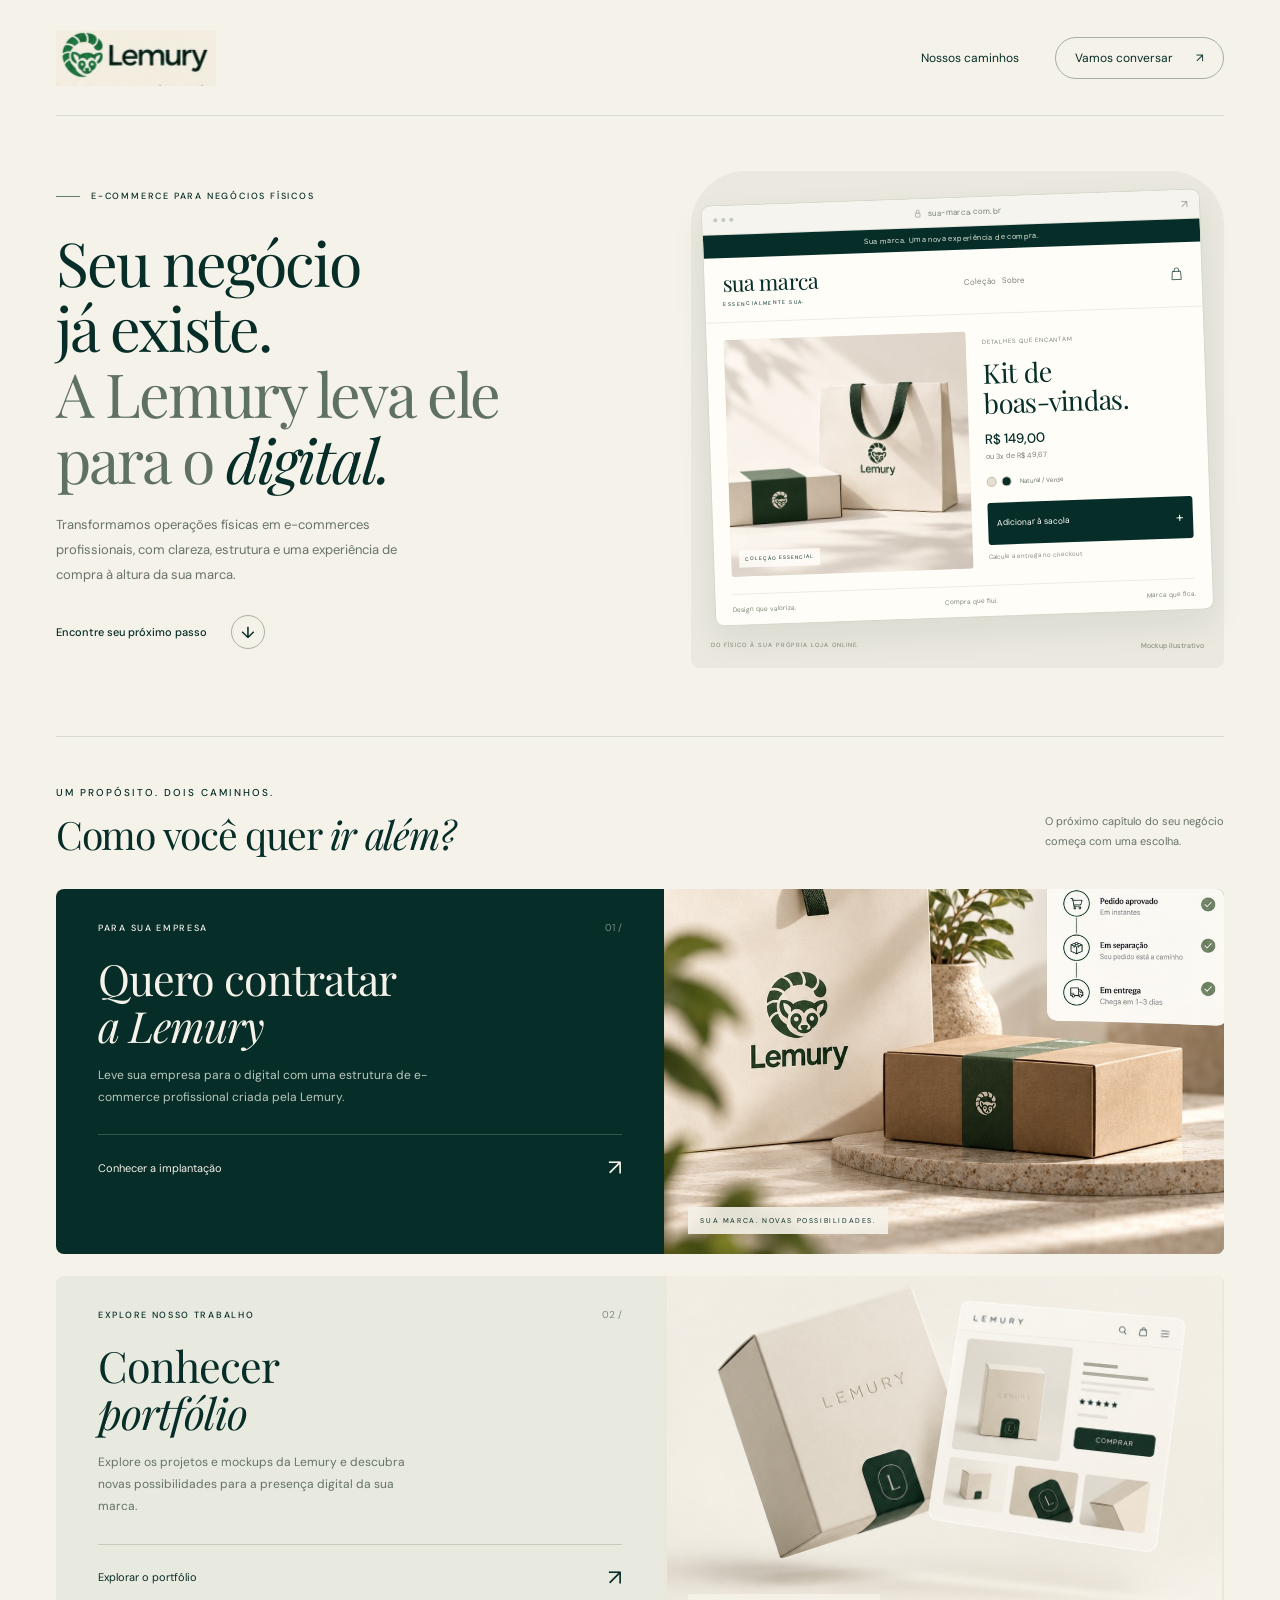
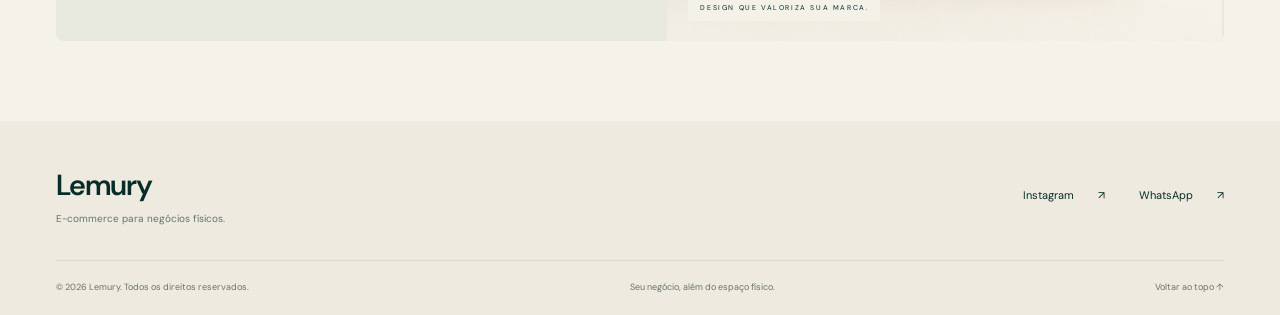
<file: index.html>
<!doctype html><html lang="pt-BR"><head><meta charset="UTF-8"><meta name="viewport" content="width=device-width, initial-scale=1"><meta name="theme-color" content="#062D27"><title>Lemury — Seu próximo capítulo no digital</title><meta name="description" content="Seu negócio já existe. A Lemury leva ele para o digital. Criação de e-commerces profissionais. Conheça as possibilidades para sua marca e explore nosso portfólio."><link rel="preconnect" href="https://fonts.googleapis.com"><link rel="preconnect" href="https://fonts.gstatic.com" crossorigin><link href="https://fonts.googleapis.com/css2?family=DM+Sans:wght@400;500;600&family=Playfair+Display:ital,wght@0,400;1,400&display=swap" rel="stylesheet"><link rel="stylesheet" href="styles.css"><link rel="icon" href="data:image/svg+xml,%3Csvg xmlns='http://www.w3.org/2000/svg' viewBox='0 0 64 64'%3E%3Crect width='64' height='64' rx='18' fill='%23062D27'/%3E%3Ctext x='19' y='46' font-family='Georgia' font-size='44' fill='%23F5F2E9'%3EL%3C/text%3E%3C/svg%3E"></head><body>
<a class="skip" href="#caminhos">Ir para os caminhos</a>
<header class="header wrap"><a class="logo" href="#inicio" aria-label="Lemury — início"><img src="assets/brand.png" alt="Lemury" width="1122" height="1402"></a><nav aria-label="Navegação principal"><a href="#caminhos">Nossos caminhos</a><a class="contact-link" href="https://wa.me/5564992711557?text=Ol%C3%A1%2C%20quero%20conhecer%20a%20Lemury." target="_blank" rel="noopener noreferrer">Vamos conversar <span aria-hidden="true">↗</span></a></nav></header>
<main><section class="hero wrap" id="inicio" aria-labelledby="headline"><div class="hero-copy"><p class="eyebrow"><span class="little-line"></span>E-commerce para negócios físicos</p><h1 id="headline">Seu negócio<br>já existe.<br><span>A Lemury leva ele<br>para o <em>digital.</em></span></h1><p class="intro">Transformamos operações físicas em e-commerces profissionais, com clareza, estrutura e uma experiência de compra à altura da sua marca.</p><a class="text-link" href="#caminhos">Encontre seu próximo passo <span class="circle-arrow" aria-hidden="true">↓</span></a></div><figure class="hero-visual storefront-stage" role="img" aria-label="Mockup ilustrativo de e-commerce: uma loja virtual com a marca, foto do produto, preço e opção de adicionar à sacola.">
<div class="store-browser" aria-hidden="true">
<div class="browser-chrome"><span class="browser-dots"><i></i><i></i><i></i></span><span class="browser-address"><svg viewBox="0 0 16 16"><rect x="4" y="7" width="8" height="7" rx="1.5"/><path d="M5.5 7V4a2.5 2.5 0 0 1 5 0v3"/></svg>sua-marca.com.br</span><span class="browser-expand">↗</span></div>
<div class="store-announcement">Sua marca. Uma nova experiência de compra.</div>
<div class="store-navigation"><span class="store-wordmark">sua marca<span>ESSENCIALMENTE SUA.</span></span><span class="store-menu">Coleção &nbsp; Sobre</span><svg class="store-bag" viewBox="0 0 24 24"><path d="M5 7h14l1 14H4L5 7Z"/><path d="M8 8V5a4 4 0 0 1 8 0v3"/></svg></div>
<div class="store-product"><div class="store-product-photo"><img src="assets/hero-minimal.png" alt="" width="1536" height="1024"><span>COLEÇÃO ESSENCIAL</span></div><div class="store-product-info"><span class="store-category">DETALHES QUE ENCANTAM</span><span class="store-product-title">Kit de<br>boas-vindas.</span><span class="store-price">R$ 149,00</span><span class="store-installments">ou 3x de R$ 49,67</span><span class="store-swatches"><i></i><i></i><small>Natural / Verde</small></span><span class="store-buy">Adicionar à sacola <span>+</span></span><span class="store-shipping">Calcule a entrega no checkout</span></div></div>
<div class="store-bottom"><span>Design que valoriza.</span><span>Compra que flui.</span><span>Marca que fica.</span></div>
</div><figcaption><span>DO FÍSICO À SUA PRÓPRIA LOJA ONLINE.</span><span>Mockup ilustrativo</span></figcaption>
</figure></section>
<section class="paths wrap" id="caminhos" aria-labelledby="paths-title"><div class="section-intro"><div><p class="eyebrow">Um propósito. Dois caminhos.</p><h2 id="paths-title">Como você quer <em>ir além?</em></h2></div><p>O próximo capítulo do seu negócio<br>começa com uma escolha.</p></div>
<a class="path service" href="https://wa.me/5564992711557?text=Ol%C3%A1%2C%20quero%20criar%20meu%20e-commerce%20com%20a%20Lemury.%20Podemos%20conversar%20sobre%20a%20implanta%C3%A7%C3%A3o%3F" target="_blank" rel="noopener noreferrer"><div class="path-copy"><div class="path-top"><span class="eyebrow">Para sua empresa</span><span class="number">01 /</span></div><h3><span>Quero contratar</span><em>a Lemury</em></h3><p>Leve sua empresa para o digital com uma estrutura de e-commerce profissional criada pela Lemury.</p><span class="card-cta">Conhecer a implantação <span aria-hidden="true">↗</span></span></div><div class="path-image service-photo" role="img" aria-label="Sacola e embalagem premium da Lemury, com acompanhamento de pedidos"><span class="photo-tag">SUA MARCA. NOVAS POSSIBILIDADES.</span></div></a>
<a class="path education" href="portfolio.html"><div class="path-copy"><div class="path-top"><span class="eyebrow">Explore nosso trabalho</span><span class="number">02 /</span></div><h3><span>Conhecer</span><em>portfólio</em></h3><p>Explore os projetos e mockups da Lemury e descubra novas possibilidades para a presença digital da sua marca.</p><span class="card-cta">Explorar o portfólio <span aria-hidden="true">↗</span></span></div><div class="path-image education-photo" role="img" aria-label="Embalagem premium ao lado de uma interface de loja virtual Lemury"><span class="photo-tag">DESIGN QUE VALORIZA SUA MARCA.</span></div></a></section>
</main>
<footer class="footer-shell"><div class="footer wrap"><div class="footer-top"><a class="footer-brand" href="#inicio">Lemury<span>E-commerce para negócios físicos.</span></a><div class="socials"><a href="https://www.instagram.com/lemury.io/" target="_blank" rel="noopener noreferrer">Instagram <span aria-hidden="true">↗</span></a><a href="https://wa.me/5564992711557" target="_blank" rel="noopener noreferrer">WhatsApp <span aria-hidden="true">↗</span></a></div></div><div class="footer-bottom"><span>© <span id="year">2026</span> Lemury. Todos os direitos reservados.</span><span>Seu negócio, além do espaço físico.</span><a href="#inicio">Voltar ao topo ↑</a></div></div></footer>
<script src="app.js"></script></body></html>
</file>
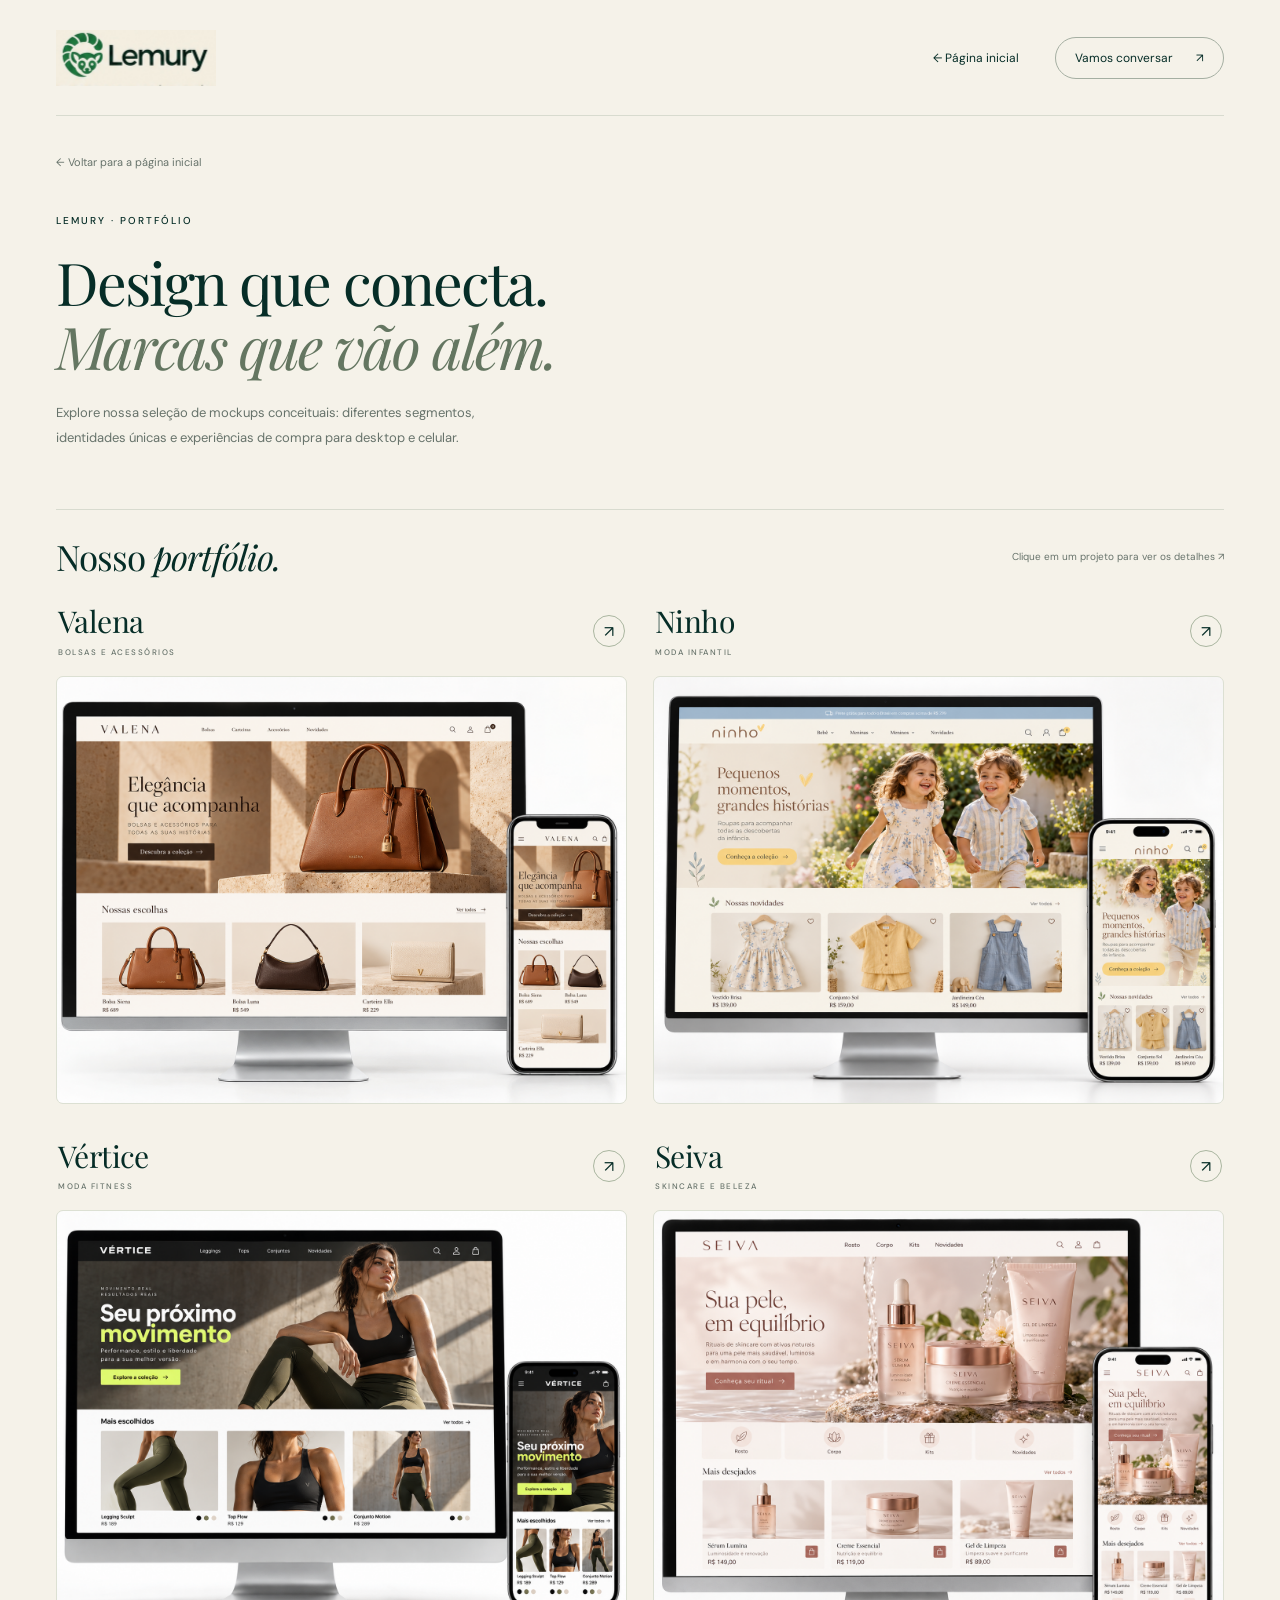
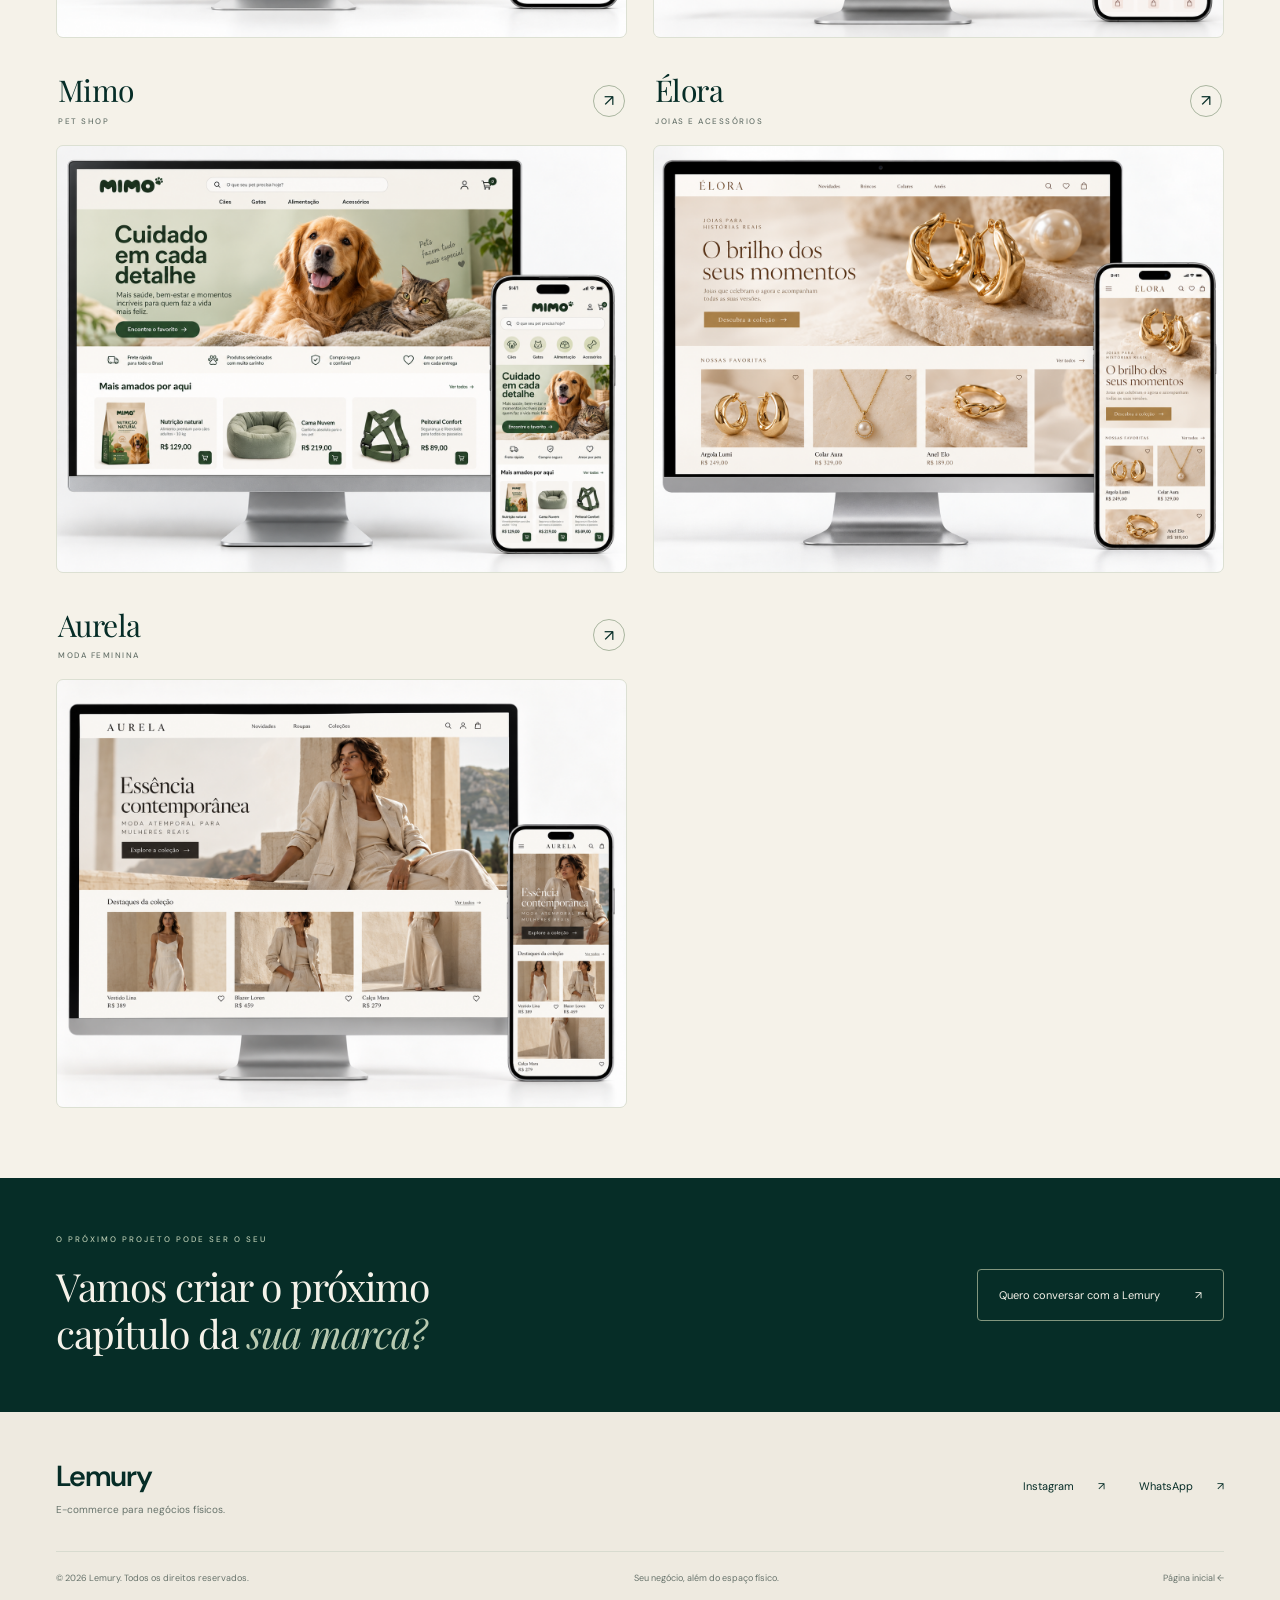
<file: portfolio.html>
<!doctype html><html lang="pt-BR">
<head><meta charset="UTF-8"><meta name="viewport" content="width=device-width, initial-scale=1"><meta name="theme-color" content="#062D27"><title>Portfólio — Lemury</title><meta name="description" content="Conheça o portfólio da Lemury. Projetos e mockups de e-commerce, com design e identidade para sua marca."><link rel="preconnect" href="https://fonts.googleapis.com"><link rel="preconnect" href="https://fonts.gstatic.com" crossorigin><link href="https://fonts.googleapis.com/css2?family=DM+Sans:wght@400;500;600&family=Playfair+Display:ital,wght@0,400;1,400&display=swap" rel="stylesheet"><link rel="stylesheet" href="styles.css"><link rel="icon" href="data:image/svg+xml,%3Csvg xmlns='http://www.w3.org/2000/svg' viewBox='0 0 64 64'%3E%3Crect width='64' height='64' rx='18' fill='%23062D27'/%3E%3Ctext x='19' y='46' font-family='Georgia' font-size='44' fill='%23F5F2E9'%3EL%3C/text%3E%3C/svg%3E"><link rel="stylesheet" href="portfolio.css"></head>
<body class="portfolio-page">
<a class="skip" href="#catalogo">Ir para o portfólio</a>
<header class="header wrap"><a class="logo" href="index.html" aria-label="Lemury — página inicial"><img src="assets/brand.png" alt="Lemury" width="1122" height="1402"></a><nav aria-label="Navegação principal"><a class="portfolio-home" href="index.html">← Página inicial</a><a class="contact-link" href="https://wa.me/5564992711557?text=Ol%C3%A1%2C%20vi%20o%20portf%C3%B3lio%20da%20Lemury%20e%20quero%20conversar%20sobre%20meu%20e-commerce." target="_blank" rel="noopener noreferrer">Vamos conversar <span aria-hidden="true">↗</span></a></nav></header>
<main>
<section class="portfolio-intro wrap"><a class="portfolio-back" href="index.html">← Voltar para a página inicial</a><p class="eyebrow">Lemury · Portfólio</p><h1>Design que conecta.<br><em>Marcas que vão além.</em></h1><p class="portfolio-lead">Explore nossa seleção de mockups conceituais: diferentes segmentos, identidades únicas e experiências de compra para desktop e celular.</p></section>
<section class="portfolio-catalog wrap" id="catalogo" aria-labelledby="catalog-title"><div class="catalog-heading"><h2 id="catalog-title">Nosso <em>portfólio.</em></h2><span class="catalog-hint" id="catalog-hint" hidden>Clique em um projeto para ver os detalhes ↗</span></div>
<div class="portfolio-grid" id="portfolio-grid"></div>
<div class="portfolio-empty" id="portfolio-empty"><span class="empty-monogram" aria-hidden="true">L</span><div><p class="eyebrow">Um novo olhar está chegando</p><h3>Novos projetos.<br><em>Novas possibilidades.</em></h3><p>Estamos preparando uma seleção de projetos para você conhecer. Enquanto isso, vamos conversar sobre o que podemos criar para sua marca?</p><a class="text-link" href="https://wa.me/5564992711557?text=Ol%C3%A1%2C%20quero%20conhecer%20as%20possibilidades%20da%20Lemury%20para%20meu%20e-commerce." target="_blank" rel="noopener noreferrer">Falar sobre meu projeto <span aria-hidden="true">↗</span></a></div></div>
</section>
<section class="portfolio-contact"><div class="wrap portfolio-contact-inner"><div><p class="eyebrow">O próximo projeto pode ser o seu</p><h2>Vamos criar o próximo<br>capítulo da <em>sua marca?</em></h2></div><a class="portfolio-contact-button" href="https://wa.me/5564992711557?text=Ol%C3%A1%2C%20vi%20o%20portf%C3%B3lio%20da%20Lemury%20e%20quero%20criar%20meu%20e-commerce." target="_blank" rel="noopener noreferrer">Quero conversar com a Lemury <span aria-hidden="true">↗</span></a></div></section>
</main>
<footer class="footer-shell"><div class="footer wrap"><div class="footer-top"><a class="footer-brand" href="index.html">Lemury<span>E-commerce para negócios físicos.</span></a><div class="socials"><a href="https://www.instagram.com/lemury.io/" target="_blank" rel="noopener noreferrer">Instagram <span aria-hidden="true">↗</span></a><a href="https://wa.me/5564992711557" target="_blank" rel="noopener noreferrer">WhatsApp <span aria-hidden="true">↗</span></a></div></div><div class="footer-bottom"><span>© <span id="year">2026</span> Lemury. Todos os direitos reservados.</span><span>Seu negócio, além do espaço físico.</span><a href="index.html">Página inicial ←</a></div></div></footer>
<dialog class="project-viewer" id="project-viewer" aria-labelledby="viewer-title"><div class="viewer-bar"><div><span class="eyebrow" id="viewer-category">Portfólio Lemury</span><h2 id="viewer-title"></h2></div><button class="viewer-close" type="button" aria-label="Fechar projeto">×</button></div><div class="viewer-image-area"><img id="viewer-image" alt=""></div><p id="viewer-description" class="viewer-description" hidden></p><div class="viewer-controls"><button id="viewer-prev" type="button" aria-label="Ver projeto anterior">← Anterior</button><span id="viewer-position" aria-live="polite"></span><button id="viewer-next" type="button" aria-label="Ver próximo projeto">Próximo →</button></div><a class="dialog-cta" id="viewer-contact" href="https://wa.me/5564992711557" target="_blank" rel="noopener noreferrer">Quero um projeto para minha marca <span aria-hidden="true">↗</span></a></dialog>
<script src="app.js"></script><script src="portfolio-data.js"></script><script src="portfolio.js"></script>
</body></html>
</file>
<file: styles.css>
:root{--green:#062d27;--cream:#f5f2e9;--muted:#67736b;--line:#d8dbcf}*{box-sizing:border-box}html{scroll-behavior:smooth;scroll-padding-top:30px}body{margin:0;background:var(--cream);color:var(--green);font-family:'DM Sans',Arial,sans-serif;-webkit-font-smoothing:antialiased}a{color:inherit;text-decoration:none}button{font:inherit;cursor:pointer}a,button{-webkit-tap-highlight-color:transparent}a:focus-visible,button:focus-visible{outline:2px solid #7c9873;outline-offset:6px}.wrap{width:min(1240px,calc(100% - 112px));margin-inline:auto}.header{height:116px;display:flex;align-items:center;justify-content:space-between;border-bottom:1px solid var(--line)}.logo{display:block;position:relative;width:160px;height:56px;overflow:hidden;mix-blend-mode:multiply}.logo img{position:absolute;width:560px;height:auto;max-width:none;left:-201px;top:-44px}.header nav{display:flex;align-items:center;gap:36px;font-size:12px}.header nav a{transition:opacity .2s}.header nav a:hover{opacity:.65}.contact-link{border:1px solid #a5afa2;border-radius:30px;padding:12px 19px}.contact-link span{margin-left:20px}.hero{display:grid;grid-template-columns:1.13fr 1fr;gap:32px;padding-top:55px;padding-bottom:68px;align-items:center}.eyebrow{text-transform:uppercase;font-size:10px;letter-spacing:2px;font-weight:500;line-height:1.6;margin:0}.hero .eyebrow{display:flex;gap:11px;align-items:center;font-size:9px;letter-spacing:1.8px}.little-line{height:1px;width:24px;background:#667d6c}h1,h2,h3{font-family:'Playfair Display',Georgia,serif;font-weight:400;letter-spacing:-2px;margin:0;line-height:1.08}h1{font-size:clamp(45px,4.75vw,69px);margin:25px 0 22px}h1>span{color:#5f7161}em{font-weight:400}h1 em{color:var(--green)}.intro{font-size:13px;line-height:1.9;max-width:355px;color:var(--muted);margin:0 0 28px}.text-link{font-size:11px;font-weight:500;display:inline-flex;align-items:center;gap:24px}.circle-arrow{border:1px solid #a7b1a2;width:34px;height:34px;border-radius:50%;display:grid;place-items:center;font-size:16px;transition:transform .25s}.text-link:hover .circle-arrow{transform:translateY(4px)}.hero-visual{height:565px;position:relative;isolation:isolate}.hero-photo{position:absolute;inset:0;border-radius:160px 160px 5px 5px;background-image:url('assets/brand.png');background-size:auto 218%;background-position:78% 100%;background-repeat:no-repeat;background-color:#e6e2d4}.image-note{position:absolute;bottom:24px;left:24px;font-size:8px;letter-spacing:1.8px;background:#f5f2e9d9;padding:10px 13px;z-index:2}.orbit{position:absolute;inset:0;width:100%;height:100%;pointer-events:none;overflow:visible;z-index:1}.orbit path{fill:none;stroke:#b0bca7;stroke-width:1.1}.paths{padding-top:28px;padding-bottom:80px;border-top:1px solid var(--line)}.section-intro{display:flex;justify-content:space-between;align-items:flex-end;margin:20px 0 34px}.section-intro h2{font-size:39px;margin-top:12px;letter-spacing:-1.3px}.section-intro>p{font-size:11px;line-height:1.8;color:var(--muted);margin:0 0 3px}.path{display:grid;width:100%;grid-template-columns:1fr .92fr;border-radius:8px;overflow:hidden;margin-top:22px;min-height:365px;border:0;text-align:left;color:var(--green);transition:transform .35s,box-shadow .35s;background:#e8e9df}.path:hover{transform:translateY(-3px);box-shadow:0 12px 30px #062d2712}.path-copy{padding:32px 42px 33px}.service{background:var(--green);color:var(--cream)}.path-top{display:flex;justify-content:space-between;align-items:center}.path-top .eyebrow{font-size:9px;letter-spacing:1.7px}.number{font-size:10px;opacity:.48}.path h3{font-size:43px;letter-spacing:-1px;margin:20px 0 16px}.path p{font-size:12px;line-height:1.85;max-width:335px;margin:0;color:#637365}.service p{color:#bac9bd}.card-cta{display:flex;justify-content:space-between;align-items:center;border-top:1px solid #c6cdbf;margin-top:26px;padding-top:18px;font-size:11px}.card-cta>span{font-size:22px;transition:transform .25s}.path:hover .card-cta>span{transform:translate(3px,-3px)}.service .card-cta{border-color:#ffffff30}.path-image{position:relative;background-repeat:no-repeat;background-color:#ebe7da}.service-photo{background-image:url('assets/commerce.png');background-size:auto 218%;background-position:56% 100%}.education-photo{background-image:url('assets/ecommerce.png');background-size:auto 190%;background-position:52% 100%}.photo-tag{position:absolute;left:24px;bottom:20px;font-size:7px;letter-spacing:1.6px;color:var(--green);padding:9px 12px;background:#f5f2e9e6}.about{background:var(--green);color:var(--cream);position:relative;overflow:hidden}.about-inner{padding-block:75px 85px;display:grid;grid-template-columns:1fr 1fr;gap:100px;position:relative;z-index:1}.about .eyebrow{color:#b0c3b2;font-size:9px}.about h2{font-size:45px;line-height:1.19;letter-spacing:-1.3px;margin-top:25px}.about h2 em{color:#b6c9b4}.about-copy{padding-top:8px;max-width:410px}.about-symbol{display:grid;place-items:center;width:39px;height:48px;border:1px solid #8da18d;border-radius:50%;font-family:Georgia,serif;font-size:27px;color:#bdcfb5;margin-bottom:22px}.about-copy p{font-size:12px;line-height:1.9;color:#b9c8bd;margin:0 0 17px}.about-copy .text-link{margin-top:9px;gap:45px}.about-curve{position:absolute;inset:0;width:100%;height:100%;pointer-events:none}.about-curve path{fill:none;stroke:#9cae901f;stroke-width:1}.footer-shell{background:#EEEAE0}.footer{padding-block:45px 22px}.footer-top{display:flex;align-items:center;justify-content:space-between;padding-bottom:35px}.footer-brand{font-size:29px;font-weight:600;letter-spacing:-1.2px}.footer-brand>span{display:block;font-size:10px;font-weight:400;letter-spacing:0;color:var(--muted);margin-top:8px}.socials{display:flex;gap:34px;font-size:11px}.socials span{margin-left:21px}.footer-bottom{border-top:1px solid var(--line);padding-top:20px;display:flex;justify-content:space-between;font-size:9px;color:var(--muted)}.skip{position:fixed;top:-60px;left:20px;z-index:9;background:var(--green);color:white;padding:12px}.skip:focus{top:10px}dialog{width:min(540px,calc(100% - 32px));border:1px solid #c8d0bf;background:var(--cream);color:var(--green);padding:50px;border-radius:12px;box-shadow:0 30px 100px #0004}dialog::backdrop{background:#062d278f;backdrop-filter:blur(5px)}dialog h2{font-size:37px;letter-spacing:-1px;margin:20px 0}dialog>p:not(.eyebrow){font-size:13px;line-height:1.8;color:var(--muted)}.close{position:absolute;right:14px;top:10px;background:transparent;border:0;font-size:29px;color:var(--green);width:36px;height:36px}.dialog-cta{display:flex;justify-content:space-between;background:var(--green);color:var(--cream);padding:17px 20px;border-radius:4px;font-size:12px;margin-top:25px}
@media(min-width:1500px){.hero{gap:65px}h1{font-size:72px}}@media(max-width:1050px){.wrap{width:calc(100% - 64px)}.header nav{gap:20px}.hero{gap:24px}.hero-visual{height:525px}h1{font-size:52px}.path-copy{padding:29px}.path h3{font-size:37px}.about-inner{gap:55px}.about h2{font-size:39px}.path-image{background-position:50% 100%}}@media(max-width:720px){.wrap{width:calc(100% - 40px)}.header{height:87px}.logo{transform:scale(.85);transform-origin:left center;width:160px}.header nav>a:not(.contact-link){display:none}.contact-link{padding:10px 13px;font-size:10px}.contact-link span{margin-left:8px}.hero{grid-template-columns:1fr;padding-top:36px;padding-bottom:42px;gap:32px}.hero .eyebrow{font-size:8px;letter-spacing:1.4px}h1{font-size:clamp(43px,10.7vw,68px);margin:24px 0}.intro{font-size:12px;max-width:355px}.hero-visual{height:390px;max-width:520px;width:100%;margin:auto}.hero-photo{border-radius:130px 130px 5px 5px;background-size:auto 215%;background-position:78% 100%}.image-note{font-size:6px;bottom:18px;left:17px}.section-intro{display:block;margin-top:11px;margin-bottom:26px}.section-intro h2{font-size:34px}.section-intro>p{margin-top:17px;font-size:11px}.section-intro>p br{display:none}.paths{padding-top:24px;padding-bottom:43px}.path{grid-template-columns:1fr;margin-top:21px}.path-copy{padding:26px}.path h3{font-size:39px;margin-top:20px}.path p{max-width:350px}.path-image{height:260px}.service-photo{background-size:auto 205%;background-position:50% 100%}.education-photo{background-size:auto 200%;background-position:50% 100%}.photo-tag{left:18px;bottom:16px;font-size:6px}.about-inner{grid-template-columns:1fr;gap:32px;padding-block:44px 48px}.about h2{font-size:39px;margin-top:21px}.about-copy{padding:0;max-width:100%}.about-symbol{display:none}.footer{padding-top:32px}.footer-top{align-items:flex-start;padding-bottom:27px}.footer-brand{font-size:26px}.footer-brand>span{font-size:8px;max-width:155px;line-height:1.6}.socials{gap:16px;flex-direction:column;font-size:10px}.footer-bottom{font-size:8px;gap:19px;line-height:1.7;flex-wrap:wrap}.footer-bottom>span:nth-child(2){display:none}dialog{padding:40px 27px}dialog h2{font-size:32px}}@media(prefers-reduced-motion:reduce){html{scroll-behavior:auto}*,*:before,*:after{transition:none!important;animation:none!important}}

@media(max-width:720px){.service-photo,.education-photo{background-size:max(100%,440px) auto}}

.path h3>span,.path h3>em{display:block;white-space:nowrap}
@media(max-width:720px){.path h3{font-size:clamp(25px,7.8vw,39px);line-height:1.12;margin:18px 0 14px}.path-copy{padding:24px}.card-cta{margin-top:22px;padding-top:16px}}
/* Imagem editorial horizontal para uma abertura mais compacta. */
.hero-visual{height:400px}
.hero-photo{background-image:url('assets/hero-minimal.png');background-size:cover;background-position:center;border-radius:75px 75px 6px 6px}
.hero-visual .orbit{display:none}
@media(max-width:1050px) and (min-width:721px){.hero-visual{height:340px}}
@media(max-width:720px){.hero-visual{height:auto;aspect-ratio:1.65;max-width:520px}.hero-photo{background-size:cover;background-position:center;border-radius:38px 38px 5px 5px}.hero{gap:24px}.image-note{bottom:10px;left:12px;font-size:5.5px;padding:7px 9px}}
/* Vitrine demonstrativa da primeira seção. */
.storefront-stage{height:auto;aspect-ratio:auto;margin:0;width:100%;padding:26px 17px 18px;background:#eae8df;border-radius:55px 55px 9px 9px;container-type:inline-size}
.store-browser{background:#fffdf8;border:1px solid #d4d8ca;border-radius:9px;overflow:hidden;box-shadow:0 14px 35px #062d2712;transform:rotate(-2deg)}
.browser-chrome{height:29px;background:#f5f4ef;border-bottom:1px solid #e3e4dc;display:flex;align-items:center;justify-content:space-between;padding:0 11px}
.browser-dots{display:flex;gap:4px}.browser-dots i{width:4px;height:4px;border-radius:50%;background:#c2c8ba}.browser-address{display:flex;align-items:center;gap:5px;color:#778075;font-size:8px;letter-spacing:.3px}.browser-address svg{height:9px;width:9px;fill:none;stroke:currentColor;stroke-width:1}.browser-expand{font-size:11px;color:#98a08f}
.store-announcement{text-align:center;background:var(--green);color:#e6eadd;font-size:clamp(5px,1.5cqw,8px);padding:7px 4px;letter-spacing:.4px}
.store-navigation{display:flex;align-items:center;justify-content:space-between;padding:15px 18px;border-bottom:1px solid #ecece4}
.store-wordmark{font-family:'Playfair Display',Georgia,serif;font-size:clamp(16px,4.4cqw,25px);line-height:1;letter-spacing:-.7px}.store-wordmark>span{display:block;font-family:'DM Sans',Arial,sans-serif;font-size:clamp(4px,1.05cqw,6px);letter-spacing:1.4px;margin-top:7px}.store-menu{font-size:clamp(6px,1.6cqw,9px);color:#7a8174}.store-bag{width:14px;height:14px;stroke:var(--green);stroke-width:1.2;fill:none}
.store-product{display:grid;grid-template-columns:1.18fr 1fr;gap:16px;padding:17px}
.store-product-photo{position:relative;min-width:0;background:#eee9dd;border-radius:3px;overflow:hidden}.store-product-photo img{width:100%;height:100%;position:absolute;inset:0;object-fit:cover;object-position:60% center}.store-product-photo>span{position:absolute;bottom:9px;left:8px;font-size:clamp(4px,1cqw,6px);letter-spacing:1px;background:#fffdf8d9;padding:5px 6px}
.store-product-info{display:flex;flex-direction:column;min-width:0;padding:7px 0}.store-category{font-size:clamp(4px,1.2cqw,6px);letter-spacing:.8px;color:#7d8678}.store-product-title{font-family:'Playfair Display',Georgia,serif;font-size:clamp(18px,5.4cqw,30px);letter-spacing:-.7px;line-height:1.12;margin:12px 0}.store-price{font-size:clamp(10px,2.7cqw,15px);font-weight:500}.store-installments{font-size:clamp(5px,1.5cqw,8px);color:#7b8476;margin-top:4px}.store-swatches{display:flex;align-items:center;gap:5px;margin:16px 0}.store-swatches i{height:10px;width:10px;border-radius:50%;background:#e6dece;border:1px solid #c2beaf}.store-swatches i:nth-child(2){background:#062d27}.store-swatches small{font-size:clamp(5px,1.25cqw,7px);margin-left:3px;color:#6c776a}.store-buy{display:flex;justify-content:space-between;align-items:center;background:var(--green);color:#fffdf8;font-size:clamp(6px,1.7cqw,9px);padding:12px 9px;border-radius:3px}.store-buy>span{font-size:14px}.store-shipping{font-size:clamp(4px,1.25cqw,7px);color:#8a9082;margin-top:8px}.store-bottom{display:flex;justify-content:space-between;border-top:1px solid #ecece4;margin:0 17px;padding:11px 0;font-size:clamp(4px,1.3cqw,7px);color:#7c8675}
.storefront-stage figcaption{display:flex;justify-content:space-between;align-items:center;gap:10px;margin:23px 3px 0;color:#7a8473;font-size:6px;letter-spacing:1px}.storefront-stage figcaption>span:last-child{text-transform:none;letter-spacing:0;font-size:7px}
@media(max-width:1050px) and (min-width:721px){.storefront-stage{height:auto}.store-product{gap:10px;padding:12px}.store-navigation{padding:12px}.store-product-title{margin:10px 0}.store-swatches{margin:12px 0}}
@media(max-width:720px){.storefront-stage{height:auto;aspect-ratio:auto;padding:17px 12px 12px;border-radius:30px 30px 7px 7px;max-width:520px}.browser-chrome{height:22px;padding:0 8px}.browser-address{font-size:6px}.store-navigation{padding:11px 12px}.store-product{padding:11px;gap:11px}.store-product-info{padding:3px 0}.store-product-title{margin:8px 0;font-size:5.4cqw}.store-swatches{margin:10px 0}.store-swatches i{height:8px;width:8px}.store-buy{padding:8px 7px}.store-buy>span{font-size:10px}.store-shipping{margin-top:6px}.store-bottom{margin:0 11px;padding:8px 0}.storefront-stage figcaption{font-size:4.5px;letter-spacing:.7px;margin-top:15px}.storefront-stage figcaption>span:last-child{font-size:5.5px}}
@media(max-width:720px){.store-announcement,.store-bottom,.store-category,.store-shipping{display:none}.store-navigation{padding:9px 12px}.store-product{height:148px;padding:9px 11px}.store-product-info{padding:0}.store-product-title{font-size:clamp(14px,5.1cqw,19px);margin:5px 0 7px}.store-price{font-size:10px}.store-installments{font-size:5px;margin-top:3px}.store-swatches{margin:8px 0}.store-buy{padding:7px}.storefront-stage figcaption{margin-top:14px}}
</file>
<file: portfolio.css>
[hidden]{display:none!important}
.portfolio-intro{padding-top:34px;padding-bottom:58px}
.portfolio-back{display:inline-block;font-size:11px;color:var(--muted);margin-bottom:44px}
.portfolio-intro h1{font-size:clamp(40px,4.6vw,65px);margin:21px 0 24px}
.portfolio-intro h1 em{color:#647661}
.portfolio-lead{font-size:13px;line-height:1.9;max-width:470px;color:var(--muted);margin:0}
.portfolio-catalog{padding-bottom:70px}
.catalog-heading{border-top:1px solid var(--line);padding-top:28px;margin-bottom:29px;display:flex;align-items:center;justify-content:space-between;gap:20px}
.catalog-heading h2{font-size:35px;letter-spacing:-1px}.catalog-hint{font-size:10px;color:var(--muted)}
.portfolio-empty{border:1px solid #d9ddd0;background:#eeeee4;min-height:300px;padding:48px 55px;border-radius:8px;display:grid;grid-template-columns:1fr 1.5fr;align-items:center;gap:60px}
.empty-monogram{font-family:'Playfair Display',Georgia,serif;font-size:110px;line-height:1;border:1px solid #acb8a1;border-radius:50%;width:150px;height:185px;display:grid;place-items:center;margin:auto;color:#7a8d70}
.portfolio-empty h3{font-size:35px;letter-spacing:-1px;line-height:1.15;margin:15px 0}.portfolio-empty>div>p:not(.eyebrow){font-size:12px;line-height:1.9;color:var(--muted);max-width:410px;margin:0 0 20px}
.portfolio-contact{background:var(--green);color:var(--cream)}
.portfolio-contact-inner{padding-block:55px;display:flex;align-items:center;justify-content:space-between;gap:35px}
.portfolio-contact h2{font-size:39px;line-height:1.2;letter-spacing:-1px;margin-top:18px}.portfolio-contact h2 em{color:#b7c9b0}.portfolio-contact .eyebrow{font-size:8px;color:#b7c9b0}
.portfolio-contact-button{display:flex;align-items:center;justify-content:space-between;gap:35px;border:1px solid #82967e;border-radius:4px;padding:18px 21px;font-size:11px;white-space:nowrap;transition:background .2s}
.portfolio-contact-button:hover{background:#ffffff0d}
.portfolio-grid{display:grid;grid-template-columns:repeat(2,minmax(0,1fr));gap:35px 26px}
.portfolio-project{display:block;min-width:0;width:100%;border:0;padding:0;background:transparent;text-align:left;color:var(--green)}
.project-thumbnail{display:block;overflow:hidden;border-radius:7px;background:#e8e8de;aspect-ratio:4/3;border:1px solid #dce0d3}
.project-thumbnail img{width:100%;height:100%;object-fit:contain;display:block;transition:transform .4s}
.portfolio-project:hover .project-thumbnail img{transform:scale(1.025)}
.project-info{display:flex;align-items:center;justify-content:space-between;gap:15px;padding:0 2px 17px}.project-info .eyebrow{display:block;font-size:8px;letter-spacing:1.5px;color:var(--muted)}
.project-title{display:block;font-family:'Playfair Display',Georgia,serif;font-size:30px;margin:0 0 7px;line-height:1.15;letter-spacing:-.6px}
.project-arrow{border:1px solid #aab6a0;border-radius:50%;height:32px;width:32px;display:grid;place-items:center;flex-shrink:0}
.project-viewer{width:min(1050px,calc(100% - 32px));padding:25px;max-height:92vh;overflow:auto}
.viewer-bar{display:flex;justify-content:space-between;align-items:flex-start;gap:20px;margin-bottom:20px}
.viewer-bar h2{font-size:30px;margin:9px 0 0;letter-spacing:-1px}
.viewer-bar .eyebrow{font-size:8px}.viewer-close{font-size:27px;background:transparent;border:1px solid #c4cdb9;color:var(--green);width:34px;height:34px;border-radius:50%;flex-shrink:0}
.viewer-image-area{background:#e9e8de;border-radius:4px;overflow:hidden;text-align:center}.viewer-image-area img{max-width:100%;max-height:65vh;display:block;object-fit:contain;margin:auto}
.viewer-description{font-size:12px;line-height:1.8;color:var(--muted)}
.viewer-controls{display:flex;align-items:center;justify-content:space-between;margin-top:18px;gap:12px;font-size:10px;color:var(--muted)}
.viewer-controls button{border:0;background:transparent;padding:9px 0;color:var(--green);font-size:11px}.viewer-controls button:disabled{opacity:.3;cursor:default}
.project-viewer .dialog-cta{margin-top:16px}
@media(max-width:720px){.portfolio-page .header nav .portfolio-home{display:none}.portfolio-intro{padding-top:24px;padding-bottom:36px}.portfolio-back{margin-bottom:31px;font-size:10px}.portfolio-intro h1{font-size:clamp(33px,8.4vw,49px);line-height:1.16;letter-spacing:-1.2px;margin:19px 0}.portfolio-lead{font-size:12px}.catalog-heading{padding-top:24px;margin-bottom:22px;align-items:flex-start;flex-direction:column;gap:14px}.catalog-heading h2{font-size:31px}.portfolio-empty{padding:29px 25px;grid-template-columns:1fr;gap:25px}.empty-monogram{font-size:43px;width:58px;height:73px;margin:0}.portfolio-empty h3{font-size:29px}.portfolio-empty .eyebrow{font-size:8px;letter-spacing:1.3px}.portfolio-catalog{padding-bottom:40px}.portfolio-contact-inner{padding-block:38px;align-items:flex-start;flex-direction:column;gap:26px}.portfolio-contact h2{font-size:31px}.portfolio-contact-button{width:100%;white-space:normal;font-size:10px;padding:17px}.portfolio-grid{grid-template-columns:1fr;gap:30px}.project-title{font-size:27px}.project-info{padding:0 2px 14px}.project-viewer{padding:18px}.viewer-bar h2{font-size:25px}.viewer-image-area img{max-height:60vh}}
</file>
